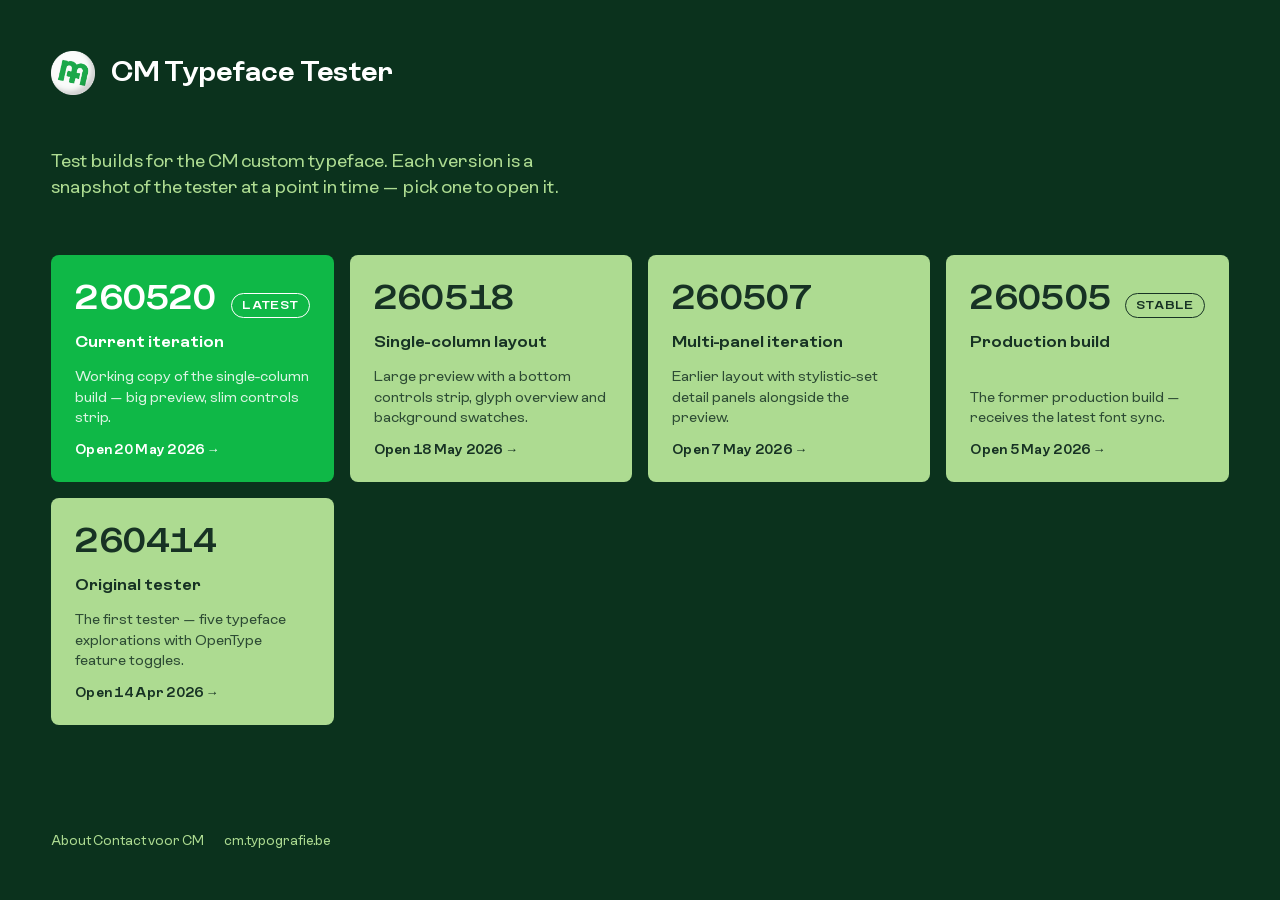
<file: index.html>
<!doctype html>
<html lang="en">
<head>
  <meta charset="utf-8" />
  <meta name="viewport" content="width=device-width, initial-scale=1, viewport-fit=cover" />
  <title>CM Typeface Tester</title>
  <link rel="icon" href="assets/logo.png" />
  <style>
    /* ---- Brand palette (CM Typeface, May 2026) ----
       Bos Groen  #0b321d   CM Groen  #0fb847
       Munt Groen #addb91   Puur Wit  #ffffff
       Dark text  #173224 */
    @font-face {
      font-family: "BECause";
      src: url("assets/BECauseVF.woff2") format("woff2");
      font-weight: 100 900;
      font-display: swap;
    }

    :root {
      --bos: #0b321d;
      --cm: #0fb847;
      --munt: #addb91;
      --wit: #ffffff;
      --ink: #173224;
    }

    * { box-sizing: border-box; margin: 0; padding: 0; }

    html, body {
      background: var(--bos);
      color: var(--wit);
      font-family: "BECause", -apple-system, BlinkMacSystemFont, "Segoe UI", sans-serif;
      -webkit-font-smoothing: antialiased;
    }

    body {
      min-height: 100svh;
      display: flex;
      flex-direction: column;
      padding: clamp(20px, 4vw, 56px);
      gap: clamp(32px, 6vh, 72px);
    }

    /* ---- Header ---- */
    .head {
      display: flex;
      align-items: center;
      gap: 16px;
    }
    .head img { width: 44px; height: 44px; display: block; }
    .head h1 {
      font-size: clamp(20px, 2.4vw, 28px);
      font-weight: 600;
      letter-spacing: -0.01em;
    }

    .intro {
      max-width: 46ch;
      font-size: clamp(15px, 1.5vw, 18px);
      line-height: 1.45;
      font-weight: 400;
      color: var(--munt);
    }

    /* ---- Version grid ---- */
    .grid {
      flex: 1;
      display: grid;
      grid-template-columns: repeat(auto-fill, minmax(260px, 1fr));
      gap: 16px;
      align-content: start;
    }

    .card {
      display: flex;
      flex-direction: column;
      gap: 14px;
      padding: 24px;
      min-height: 220px;
      border-radius: 8px;
      background: var(--munt);
      color: var(--ink);
      text-decoration: none;
      transition: transform 0.14s ease, background 0.14s ease;
    }
    .card:hover {
      transform: translateY(-4px);
      background: var(--wit);
    }
    .card--latest { background: var(--cm); color: var(--wit); }
    .card--latest:hover { background: var(--cm); transform: translateY(-4px); }

    .card-top {
      display: flex;
      align-items: baseline;
      justify-content: space-between;
      gap: 12px;
    }
    .card-date {
      font-size: 34px;
      font-weight: 600;
      letter-spacing: -0.02em;
    }
    .tag {
      font-size: 12px;
      font-weight: 600;
      text-transform: uppercase;
      letter-spacing: 0.06em;
      padding: 4px 10px;
      border-radius: 999px;
      border: 1.5px solid currentColor;
      white-space: nowrap;
    }
    .card-name {
      font-size: 16px;
      font-weight: 600;
    }
    .card-desc {
      font-size: 14px;
      line-height: 1.45;
      font-weight: 400;
      opacity: 0.85;
      margin-top: auto;
    }
    .card-go {
      font-size: 13px;
      font-weight: 600;
      letter-spacing: 0.02em;
    }
    .card-go::after { content: "  \2192"; }

    /* ---- Footer ---- */
    .foot {
      display: flex;
      gap: 20px;
      font-size: 13px;
      color: var(--munt);
      font-weight: 400;
    }
  </style>
</head>
<body>
  <header class="head">
    <img src="assets/logo.png" alt="CM" width="44" height="44" />
    <h1>CM Typeface Tester</h1>
  </header>

  <p class="intro">
    Test builds for the CM custom typeface. Each version is a snapshot of the
    tester at a point in time &mdash; pick one to open it.
  </p>

  <main class="grid" id="grid"></main>

  <footer class="foot">
    <span>About Contact voor CM</span>
    <span>cm.typografie.be</span>
  </footer>

  <script>
    // Newest first. `tag` drives the chip + (for "latest") the accent card.
    const VERSIONS = [
      {
        date: "260520",
        label: "20 May 2026",
        name: "Current iteration",
        tag: "Latest",
        desc: "Working copy of the single-column build — big preview, slim controls strip.",
      },
      {
        date: "260518",
        label: "18 May 2026",
        name: "Single-column layout",
        tag: "",
        desc: "Large preview with a bottom controls strip, glyph overview and background swatches.",
      },
      {
        date: "260507",
        label: "7 May 2026",
        name: "Multi-panel iteration",
        tag: "",
        desc: "Earlier layout with stylistic-set detail panels alongside the preview.",
      },
      {
        date: "260505",
        label: "5 May 2026",
        name: "Production build",
        tag: "Stable",
        desc: "The former production build — receives the latest font sync.",
      },
      {
        date: "260414",
        label: "14 Apr 2026",
        name: "Original tester",
        tag: "",
        desc: "The first tester — five typeface explorations with OpenType feature toggles.",
      },
    ];

    const grid = document.getElementById("grid");
    for (const v of VERSIONS) {
      const a = document.createElement("a");
      a.className = "card" + (v.tag === "Latest" ? " card--latest" : "");
      a.href = v.date + "/";
      a.innerHTML =
        '<div class="card-top">' +
          '<span class="card-date">' + v.date + '</span>' +
          (v.tag ? '<span class="tag">' + v.tag + '</span>' : '') +
        '</div>' +
        '<div class="card-name">' + v.name + '</div>' +
        '<div class="card-desc">' + v.desc + '</div>' +
        '<div class="card-go">Open ' + v.label + '</div>';
      grid.appendChild(a);
    }
  </script>
</body>
</html>
</file>
